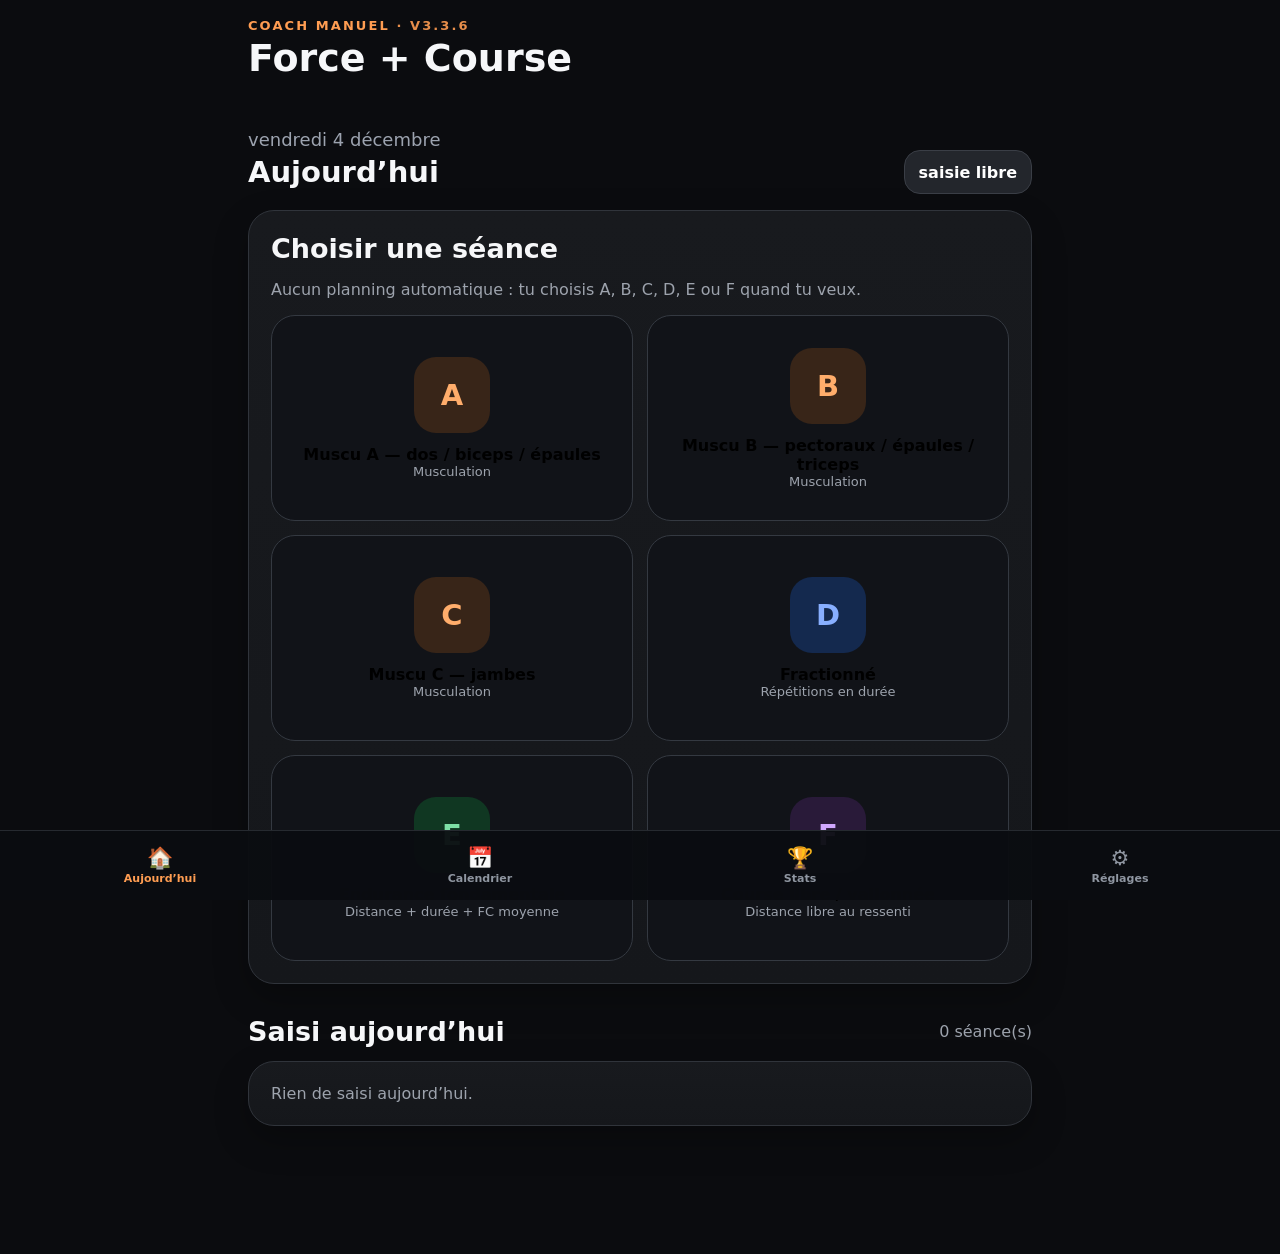
<file: index.html>
<!doctype html>
<html lang="fr">
<head>
<meta charset="utf-8">
<meta name="viewport" content="width=device-width,initial-scale=1,viewport-fit=cover">
<meta name="theme-color" content="#0c0d10">
<meta name="apple-mobile-web-app-capable" content="yes">
<meta name="apple-mobile-web-app-title" content="Force + Course">
<title>Force + Course — V3.3.6</title>
<link rel="manifest" href="./manifest.webmanifest?v=336">
<link rel="icon" href="./icon-192.png">
<style>
:root{
 --bg:#0b0c0f;--panel:#15171b;--panel2:#111318;--line:#30343b;--text:#f6f7f9;--muted:#9da3ad;
 --orange:#ff9d52;--blue:#79a8ff;--green:#66d495;--purple:#c69cff;--red:#ff7f7f;--shadow:0 14px 34px rgba(0,0,0,.26)
}
*{box-sizing:border-box}html,body{margin:0;background:var(--bg);color:var(--text);font-family:system-ui,-apple-system,Segoe UI,Roboto,Arial,sans-serif}
body{padding-bottom:78px}button,input,select,textarea{font:inherit}.app{max-width:820px;margin:auto;padding:18px 18px 32px}
.top{display:flex;align-items:center;justify-content:space-between;gap:12px;margin-bottom:24px}
.eyebrow{font-size:13px;font-weight:900;letter-spacing:.16em;color:var(--orange);text-transform:uppercase}.version{opacity:.9}
h1{font-size:38px;line-height:1;margin:6px 0 0}h2{font-size:27px;margin:0 0 14px}h3{font-size:20px;margin:0 0 8px}
.muted{color:var(--muted)}.small{font-size:13px}.tiny{font-size:11px}.strong{font-weight:850}
.card{background:linear-gradient(180deg,#181a1e,#15171b);border:1px solid var(--line);border-radius:26px;padding:22px;margin-bottom:18px;box-shadow:var(--shadow)}
.row{display:flex;align-items:center;gap:10px}.between{justify-content:space-between}.wrap{flex-wrap:wrap}
.btn{border:1px solid #3a3e46;background:#23262c;color:white;border-radius:16px;padding:11px 14px;font-weight:800;min-height:44px}
.btn.orange{background:#422a19;border-color:#5a3922;color:#ffb77f}.btn.blue{background:#172a4c;border-color:#23477f;color:#9fc1ff}.btn.green{background:#123624;border-color:#1c5d3a;color:#9be7b9}.btn.purple{background:#2c1d3b;border-color:#54346c;color:#d6b7ff}.btn.danger{background:#421d20;border-color:#6f2b31;color:#ffb0b5}.btn.ghost{background:transparent}
.sessgrid{display:grid;grid-template-columns:1fr 1fr;gap:14px}.sessionTile{border:1px solid #343941;background:#111318;border-radius:24px;min-height:206px;padding:22px;display:flex;flex-direction:column;align-items:center;justify-content:center;text-align:center}
@media(max-width:520px){.sessgrid{grid-template-columns:1fr 1fr}.sessionTile{min-height:188px;padding:15px}}
.letter{width:76px;height:76px;border-radius:22px;display:grid;place-items:center;font-size:29px;font-weight:900;margin-bottom:12px}.muscu .letter{background:#382518;color:#ffad6b}.runD .letter{background:#14294e;color:#88afff}.runE .letter{background:#103722;color:#7de0a6}.runF .letter{background:#291a39;color:#d0a7ff}
.todayHeader{margin:52px 0 16px}.dateText{font-size:18px;color:#9ca3af}.todayText{font-size:29px;font-weight:900}
.daySessions{margin-top:14px}.savedSession{border:1px solid #343941;border-radius:18px;background:#111318;padding:15px;margin-bottom:10px}
.bottomNav{position:fixed;left:0;right:0;bottom:0;height:70px;background:#0b0d11f4;border-top:1px solid #262a30;display:grid;grid-template-columns:repeat(4,1fr);z-index:30}
.bottomNav button{border:0;background:none;color:#8f96a1;font-size:11px;font-weight:800}.bottomNav button.active{color:var(--orange)}.ico{display:block;font-size:21px;margin-bottom:2px}
.hidden{display:none!important}
.field{width:100%;border:1px solid #353a43;background:#0d0f13;color:white;border-radius:14px;padding:12px}.fieldrow{display:grid;grid-template-columns:1fr 1fr;gap:10px}.fieldrow3{display:grid;grid-template-columns:1fr 1fr 1fr;gap:8px}@media(max-width:540px){.fieldrow3{grid-template-columns:1fr 1fr}}
.exercise{border:1px solid #343941;background:#101217;border-radius:20px;padding:16px;margin-bottom:13px}.ref{border:1px solid #403529;background:#1a1714;color:#ffd3ad;border-radius:13px;padding:10px;margin:9px 0;font-size:13px}
.setrow{display:grid;grid-template-columns:38px 1fr 1fr 90px;gap:7px;align-items:center;margin:8px 0}.setrow.done{background:#0e2b1c;border-radius:12px;padding:5px}
.timer{display:none;position:fixed;z-index:50;left:50%;bottom:79px;transform:translateX(-50%);width:min(780px,calc(100% - 22px));background:#181b21;border:1px solid #464d58;border-radius:20px;padding:13px 15px;box-shadow:0 16px 45px #000a}.timer.show{display:flex;align-items:center;justify-content:space-between}.timer.inDialog{position:sticky;left:auto;bottom:8px;transform:none;width:100%;margin:14px 0 10px;z-index:5}.timerNum{font-size:28px;font-weight:950}
.calendarHead{display:grid;grid-template-columns:42px 1fr 42px;align-items:center;margin-bottom:12px}.calendarGrid{display:grid;grid-template-columns:repeat(7,1fr);gap:6px}.dow{text-align:center;font-size:11px;color:#8f96a1;padding:5px 0}.calday{min-height:67px;border:1px solid #30343b;border-radius:12px;padding:6px;background:#101217}.calday.other{opacity:.25}.calday.today{border-color:var(--orange)}.num{font-size:12px;font-weight:850}.chips{display:flex;gap:3px;flex-wrap:wrap;margin-top:4px}.chip{font-size:9px;font-weight:900;border-radius:7px;padding:3px 5px}.chip.m{background:#43291a;color:#ffb57c}.chip.r{background:#17305a;color:#9bbcff}
.statgrid{display:grid;grid-template-columns:repeat(3,1fr);gap:9px}.statbox{background:#101217;border:1px solid #30343b;border-radius:18px;padding:15px}.statn{font-size:27px;font-weight:950}.record{padding:12px 0;border-bottom:1px solid #2c3036}.record:last-child{border-bottom:0}
dialog{width:min(620px,calc(100% - 22px));border:1px solid #3b414a;border-radius:23px;background:#121419;color:white;padding:18px}dialog::backdrop{background:#000a}
.notice{border:1px solid #5d4b25;background:#282012;color:#f3cf80;padding:12px;border-radius:15px;font-size:13px}
.tabs{display:flex;gap:8px;overflow:auto;padding-bottom:8px}.tab{white-space:nowrap}
.intervalBox{text-align:center;padding:20px}.bigInterval{font-size:52px;font-weight:950}.phase{font-size:17px;font-weight:850;color:var(--blue)}
</style>
</head>
<body>
<div class="app">
<header class="top">
 <div><div class="eyebrow">Coach manuel <span class="version">· V3.3.6</span></div><h1>Force + Course</h1></div>
 <button class="btn ghost" id="installBtn" hidden>Installer</button>
</header>

<main id="homeView">
 <section class="todayHeader">
   <div class="dateText" id="todayDate"></div>
   <div class="row between"><div class="todayText">Aujourd’hui</div><button class="btn" onclick="openFreeEntry()">saisie libre</button></div>
 </section>
 <section class="card">
   <h2>Choisir une séance</h2>
   <p class="muted">Aucun planning automatique : tu choisis A, B, C, D, E ou F quand tu veux.</p>
   <div class="sessgrid">
    <button class="sessionTile muscu" onclick="openSession('A')"><span class="letter">A</span><span class="strong">Muscu A — dos / biceps / épaules</span><span class="muted small">Musculation</span></button>
    <button class="sessionTile muscu" onclick="openSession('B')"><span class="letter">B</span><span class="strong">Muscu B — pectoraux / épaules / triceps</span><span class="muted small">Musculation</span></button>
    <button class="sessionTile muscu" onclick="openSession('C')"><span class="letter">C</span><span class="strong">Muscu C — jambes</span><span class="muted small">Musculation</span></button>
    <button class="sessionTile runD" onclick="openRun('D')"><span class="letter">D</span><span class="strong">Fractionné</span><span class="muted small">Répétitions en durée</span></button>
    <button class="sessionTile runE" onclick="openRun('E')"><span class="letter">E</span><span class="strong">Endurance fondamentale</span><span class="muted small">Distance + durée + FC moyenne</span></button>
    <button class="sessionTile runF" onclick="openRun('F')"><span class="letter">F</span><span class="strong">Course libre / vallonnée</span><span class="muted small">Distance libre au ressenti</span></button>
   </div>
 </section>
 <section>
   <div class="row between"><h2 style="margin:14px 0">Saisi aujourd’hui</h2><span class="muted" id="todayCount">0 séance(s)</span></div>
   <div id="todaySessions" class="card"><div class="muted">Rien de saisi aujourd’hui.</div></div>
 </section>
</main>

<main id="calendarView" class="hidden">
 <div class="row between" style="margin-bottom:18px"><h2>Calendrier</h2><button class="btn orange" onclick="openDateEntry()">+ Ajouter</button></div>
 <section class="card">
   <div class="calendarHead"><button class="btn ghost" onclick="shiftMonth(-1)">‹</button><h3 id="monthTitle" style="text-align:center;margin:0"></h3><button class="btn ghost" onclick="shiftMonth(1)">›</button></div>
   <div class="calendarGrid" id="calendar"></div>
 </section>
 <section class="card"><h3>Séances du jour sélectionné</h3><div id="selectedDaySessions" class="muted">Choisis une date.</div></section>
</main>

<main id="statsView" class="hidden">
 <h2>Stats & records</h2>
 <div class="statgrid">
  <div class="statbox"><div id="statSessions" class="statn">0</div><div class="muted small">séances</div></div>
  <div class="statbox"><div id="statMuscu" class="statn">0</div><div class="muted small">muscu</div></div>
  <div class="statbox"><div id="statRun" class="statn">0</div><div class="muted small">course</div></div>
 </div>
 <section class="card" style="margin-top:14px"><h3>Records musculation</h3><div id="recordList"></div></section>
 <section class="card"><h3>Niveau actuel</h3><div id="currentLevels"></div></section>
</main>

<main id="settingsView" class="hidden">
 <h2>Réglages</h2>
 <section class="card"><h3>Repos automatique</h3>
   <div class="fieldrow"><label>Gros exercices<select class="field" id="bigRest"><option value="90">1:30</option><option value="120" selected>2:00</option><option value="150">2:30</option><option value="180">3:00</option></select></label><label>Petits exercices<select class="field" id="smallRest"><option value="60">1:00</option><option value="75" selected>1:15</option><option value="90">1:30</option></select></label></div>
 </section>
 <section class="card"><h3>Données locales</h3><p class="muted small">Les données restent sur ce navigateur.</p>
   <div class="row wrap"><button class="btn blue" onclick="exportData()">Exporter JSON</button><label class="btn">Importer JSON<input id="importInput" type="file" accept="application/json" hidden></label><button class="btn orange" onclick="tryLegacyImport(true)">Récupérer anciennes données</button></div>
 </section>
 <section class="card"><h3>Diagnostic</h3><div class="small muted" id="diag"></div></section>
</main>
</div>



<nav class="bottomNav">
 <button id="navHome" class="active" onclick="showView('home')"><span class="ico">🏠</span>Aujourd’hui</button>
 <button id="navCalendar" onclick="showView('calendar')"><span class="ico">📅</span>Calendrier</button>
 <button id="navStats" onclick="showView('stats')"><span class="ico">🏆</span>Stats</button>
 <button id="navSettings" onclick="showView('settings')"><span class="ico">⚙️</span>Réglages</button>
</nav>

<dialog id="sessionDialog">
 <div class="row between"><div><div class="eyebrow" id="sessionCode">A</div><h2 id="sessionTitle"></h2></div><button class="btn ghost" onclick="sessionDialog.close()">✕</button></div>
 <label>Date<input class="field" type="date" id="sessionDate"></label>
 <div id="sessionExercises" style="margin-top:14px"></div>
 <div class="timer inDialog" id="restTimer">
   <div><div class="small muted">RÉCUPÉRATION</div><div class="timerNum" id="restTimerText">02:00</div></div>
   <div class="row"><button class="btn" onclick="addRest(30)">+30 s</button><button class="btn orange" onclick="stopRest()">Stop</button></div>
 </div>
 <button class="btn orange" style="width:100%" onclick="saveMuscuSession()">Enregistrer la séance</button>
</dialog>

<dialog id="runDialog">
 <div class="row between"><div><div class="eyebrow" id="runCode">D</div><h2 id="runTitle"></h2></div><button class="btn ghost" onclick="closeRun()">✕</button></div>
 <label>Date<input class="field" type="date" id="runDate"></label>
 <div id="runFields" style="margin-top:14px"></div>
 <button class="btn blue" style="width:100%;margin-top:14px" onclick="saveRunSession()">Enregistrer la course</button>
</dialog>

<dialog id="dateEntryDialog">
 <div class="row between"><h2>Ajouter une séance</h2><button class="btn ghost" onclick="dateEntryDialog.close()">✕</button></div>
 <label>Date<input class="field" type="date" id="dateEntryDate"></label>
 <div class="sessgrid" style="margin-top:14px">
  <button class="btn orange" onclick="chooseDateSession('A')">A</button><button class="btn orange" onclick="chooseDateSession('B')">B</button><button class="btn orange" onclick="chooseDateSession('C')">C</button>
  <button class="btn blue" onclick="chooseDateSession('D')">D</button><button class="btn green" onclick="chooseDateSession('E')">E</button><button class="btn purple" onclick="chooseDateSession('F')">F</button>
 </div>
</dialog>

<script>
const APP_VERSION='3.3.6';
const DATA_KEY='force-course-v333';
const SETTINGS_KEY='force-course-settings-v333';
const MIGRATION_KEY='force-course-v333-migrated';
const A_REFERENCE_KEY='force-course-A-reference-v333';
const TODAY_AC_KEY='force-course-2026-08-26-A-C-v335';

const MUSCU={
 A:{title:'Muscu A — dos / biceps / épaules', exercises:[
  {name:'Tirage poulie haute',group:'Dos',sets:3,reps:9,weight:60,rest:'big'},
  {name:'Rowing poulie basse',group:'Dos',sets:3,reps:9,weight:70,rest:'big'},
  {name:'Pullover poulie haute',group:'Dos',sets:3,reps:12,weight:20,rest:'small'},
  {name:'Curl haltères assis',group:'Biceps',sets:3,reps:7,weight:17,rest:'small'},
  {name:'Face pull',group:'Épaules',sets:3,reps:12,weight:15,rest:'small'},
  {name:'Élévation latérale poulie',group:'Épaules',sets:3,reps:12,weight:5,rest:'small'},
  {name:'Planche',group:'Tronc',sets:1,reps:45,weight:0,unit:'sec',rest:'small'},
  {name:'Planche latérale',group:'Tronc',sets:2,reps:30,weight:0,unit:'sec',rest:'small'},
  {name:'Dead bug',group:'Tronc',sets:1,reps:10,weight:0,rest:'small'}
 ]},
 B:{title:'Muscu B — pectoraux / épaules / triceps', exercises:[
  {name:'Développé couché barre',group:'Pectoraux',sets:3,reps:8,weight:'',rest:'big'},
  {name:'Développé incliné',group:'Pectoraux',sets:3,reps:8,weight:'',rest:'big'},
  {name:'Écartés poulie',group:'Pectoraux',sets:3,reps:12,weight:'',rest:'small'},
  {name:'Développé-jeté épaules',group:'Épaules',sets:3,reps:6,weight:30,rest:'big'},
  {name:'Élévation latérale poulie',group:'Épaules',sets:3,reps:12,weight:5,rest:'small'},
  {name:'Élévation frontale bras tendus',group:'Épaules',sets:3,reps:12,weight:'',rest:'small'},
  {name:'Extension triceps corde',group:'Triceps',sets:3,reps:12,weight:'',rest:'small'},
  {name:'Extension triceps barre prise neutre',group:'Triceps',sets:3,reps:12,weight:20,rest:'small'},
  {name:'Kick-back triceps haltère D/G',group:'Triceps',sets:3,reps:12,weight:6,rest:'small',note:'12 reps par côté'}
 ]},
 C:{title:'Muscu C — jambes', exercises:[
  {name:'Squat vers banc',group:'Jambes',sets:3,reps:8,weight:58,rest:'big'},
  {name:'Leg extension',group:'Quadriceps',sets:3,reps:12,weight:'',rest:'small'},
  {name:'Soulevé de terre roumain',group:'Ischios / fessiers',sets:3,reps:8,weight:72,rest:'big'},
  {name:'Fentes avant',group:'Jambes',sets:3,reps:8,weight:20,rest:'big',note:'20 kg au total, 8 reps par jambe'},
  {name:'Mollets debout',group:'Mollets',sets:3,reps:20,weight:38,rest:'small'},
 ]}
};

let state=loadState(), activeMuscu=null, activeRun=null, selectedDate=isoToday(), calDate=new Date(), restEnd=0, restId=null, deferredPrompt=null;

function isoToday(){const d=new Date();return `${d.getFullYear()}-${String(d.getMonth()+1).padStart(2,'0')}-${String(d.getDate()).padStart(2,'0')}`}
function loadState(){try{const v=JSON.parse(localStorage.getItem(DATA_KEY));return v&&Array.isArray(v.sessions)?v:{sessions:[]}}catch(e){return{sessions:[]}}}
function saveState(){localStorage.setItem(DATA_KEY,JSON.stringify(state));renderAll()}
function getSettings(){try{return JSON.parse(localStorage.getItem(SETTINGS_KEY))||{big:120,small:75}}catch(e){return{big:120,small:75}}}
function saveSettings(){localStorage.setItem(SETTINGS_KEY,JSON.stringify({big:+bigRest.value,small:+smallRest.value}));updateDiag()}
function fmtDate(s){return new Date(s+'T12:00:00').toLocaleDateString('fr-FR',{weekday:'long',day:'numeric',month:'long'})}
function esc(s){return String(s??'').replace(/[&<>"']/g,c=>({'&':'&amp;','<':'&lt;','>':'&gt;','"':'&quot;',"'":'&#39;'}[c]))}

function normalizeLegacySession(x){
 if(!x||typeof x!=='object')return null;
 const code=String(x.code||x.type||x.sessionType||x.kind||x.name||'').match(/\b([ABCDEF])\b/i)?.[1]?.toUpperCase();
 const date=(x.date||x.day||x.sessionDate||x.createdAt||x.startedAt||'').toString().slice(0,10);
 if(!code||!date)return null;
 if(['A','B','C'].includes(code)){
   const exs=x.exercises||x.exerciseResults||x.items||[];
   return {id:x.id||crypto.randomUUID(),date,code,category:'muscu',exercises:Array.isArray(exs)?exs.map(e=>({
     name:e.name||e.exercise||e.label||'Exercice',
     group:e.group||'',
     unit:e.unit,
     sets:(e.sets||e.entries||e.series||[]).map(s=>({weight:Number(s.weight??s.kg??0)||0,reps:Number(s.reps??s.rep??s.seconds??0)||0,feel:s.feel||s.rpe||''}))
   })):[]};
 }
 return {id:x.id||crypto.randomUUID(),date,code,category:'run',distance:Number(x.distance||x.km||0)||0,duration:Number(x.duration||x.minutes||0)||0,avgHr:Number(x.avgHr||x.hr||x.heartRate||0)||0,notes:x.notes||''};
}
function tryLegacyImport(force=false){
 let imported=0, inspected=0;
 if(!force&&localStorage.getItem(MIGRATION_KEY))return;
 for(let i=0;i<localStorage.length;i++){
   const key=localStorage.key(i); if([DATA_KEY,SETTINGS_KEY,MIGRATION_KEY,A_REFERENCE_KEY].includes(key))continue;
   let raw;try{raw=JSON.parse(localStorage.getItem(key))}catch(e){continue}
   inspected++;
   const arrays=[];
   if(Array.isArray(raw))arrays.push(raw);
   if(raw&&typeof raw==='object'){
     for(const k of ['sessions','workouts','history','entries','calendar'])if(Array.isArray(raw[k]))arrays.push(raw[k]);
   }
   for(const arr of arrays)for(const item of arr){
     const s=normalizeLegacySession(item);if(!s)continue;
     const duplicate=state.sessions.some(z=>z.date===s.date&&z.code===s.code&&JSON.stringify(z.exercises||[])===JSON.stringify(s.exercises||[]));
     if(!duplicate){state.sessions.push(s);imported++}
   }
 }
 localStorage.setItem(MIGRATION_KEY,'1'); if(imported)saveState(); updateDiag();
 if(force)alert(imported?`${imported} ancienne(s) séance(s) récupérée(s).`:`Aucune ancienne séance automatiquement reconnue (${inspected} stockage(s) inspecté(s)).`);
}

function ensureAReference(){
 if(localStorage.getItem(A_REFERENCE_KEY))return;
 const hasA=state.sessions.some(s=>s.code==='A'&&s.category==='muscu'&&s.exercises?.some(e=>e.name==='Tirage poulie haute'));
 if(!hasA){
   state.sessions.push({id:crypto.randomUUID(),date:'2026-08-26',code:'A',category:'muscu',reference:true,exercises:[
    {name:'Tirage poulie haute',group:'Dos',sets:[{weight:60,reps:9},{weight:60,reps:9},{weight:60,reps:9}]},
    {name:'Rowing poulie basse',group:'Dos',sets:[{weight:60,reps:10},{weight:70,reps:9},{weight:70,reps:10}]},
    {name:'Pullover poulie haute',group:'Dos',sets:[{weight:20,reps:12},{weight:20,reps:12},{weight:20,reps:12}]},
    {name:'Curl haltères assis',group:'Biceps',sets:[{weight:17,reps:7},{weight:17,reps:6},{weight:17,reps:7}]},
    {name:'Face pull',group:'Épaules',sets:[{weight:15,reps:12},{weight:15,reps:12},{weight:15,reps:12}]},
    {name:'Élévation latérale poulie',group:'Épaules',sets:[{weight:5,reps:12},{weight:5,reps:12},{weight:5,reps:12}]},
    {name:'Planche',group:'Tronc',unit:'sec',sets:[{weight:0,reps:45}]},
    {name:'Planche latérale',group:'Tronc',unit:'sec',sets:[{weight:0,reps:30},{weight:0,reps:30}]},
    {name:'Dead bug',group:'Tronc',sets:[{weight:0,reps:10}]}
   ]});
   saveState();
 }
 localStorage.setItem(A_REFERENCE_KEY,'1');
}

function previousExercise(name,beforeDate=isoToday()){
 const list=[...state.sessions].filter(s=>s.category==='muscu'&&s.date<=beforeDate).sort((a,b)=>b.date.localeCompare(a.date));
 for(const s of list){const e=s.exercises?.find(e=>e.name===name);if(e&&e.sets?.length)return e}
 return null;
}
function refText(e){if(!e)return 'Aucune référence';return e.sets.map(s=>e.unit==='sec'?`${s.reps}s`:`${s.weight} kg × ${s.reps}`).join(' · ')}

function openSession(code,date=isoToday()){
 activeMuscu={code,date,exercises:MUSCU[code].exercises.map(t=>{
   const p=previousExercise(t.name,date),ps=p?.sets||[];
   return {...t,sets:Array.from({length:t.sets},(_,i)=>({weight:ps[i]?.weight??t.weight,reps:ps[i]?.reps??t.reps,feel:'moyen',done:false}))}
 })};
 sessionCode.textContent=code;sessionTitle.textContent=MUSCU[code].title;sessionDate.value=date;renderSessionExercises();sessionDialog.showModal();
}
function renderSessionExercises(){
 sessionExercises.innerHTML=activeMuscu.exercises.map((e,ei)=>{
  const ref=previousExercise(e.name,activeMuscu.date);
  return `<div class="exercise"><div class="row between"><div><h3>${esc(e.name)}</h3><div class="small muted">${esc(e.group)}</div></div><span class="small muted">${e.rest==='big'?'repos 2 min':'repos 1:15'}</span></div>
   <div class="ref"><b>Réf :</b> ${refText(ref)}</div>
   ${e.sets.map((s,si)=>`<div class="setrow ${s.done?'done':''}"><b>S${si+1}</b><input class="field" type="number" step=".5" value="${s.weight}" ${e.unit==='sec'?'disabled':''} onchange="changeSet(${ei},${si},'weight',this.value)"><input class="field" type="number" value="${s.reps}" onchange="changeSet(${ei},${si},'reps',this.value)"><button class="btn ${s.done?'green':''}" onclick="toggleSet(${ei},${si})">${s.done?'✓ Fait':'Valider'}</button></div>`).join('')}
  </div>`
 }).join('');
}
function changeSet(ei,si,k,v){activeMuscu.exercises[ei].sets[si][k]=Number(v)||0}
function toggleSet(ei,si){const s=activeMuscu.exercises[ei].sets[si];s.done=!s.done;if(s.done){const cfg=getSettings();startRest(activeMuscu.exercises[ei].rest==='big'?cfg.big:cfg.small)}renderSessionExercises()}
function saveMuscuSession(){
 activeMuscu.date=sessionDate.value||isoToday();
 state.sessions.push({id:crypto.randomUUID(),date:activeMuscu.date,code:activeMuscu.code,category:'muscu',exercises:activeMuscu.exercises.map(e=>({name:e.name,group:e.group,unit:e.unit,sets:e.sets.filter(s=>s.done||s.weight||s.reps).map(s=>({weight:Number(s.weight)||0,reps:Number(s.reps)||0,feel:s.feel||''}))}))});
 saveState();sessionDialog.close();
}

function openRun(code,date=isoToday()){
 const existing=state.sessions.some(s=>s.date===date&&s.category==='run');
 if(existing&&!confirm('Une course est déjà enregistrée ce jour. Continuer quand même ?'))return;
 activeRun={code,date};runCode.textContent=code;runDate.value=date;
 if(code==='D'){
  runTitle.textContent='Fractionné';runFields.innerHTML=`<div class="fieldrow3"><label>Répétitions<input class="field" id="runReps" type="number" value="5"></label><label>Effort (min)<input class="field" id="runWork" type="number" step=".5" value="4"></label><label>Repos (min)<input class="field" id="runRecovery" type="number" step=".5" value="2"></label></div><div class="intervalBox"><div class="phase" id="intPhase">Prêt</div><div class="bigInterval" id="intTime">00:00</div><button class="btn blue" onclick="startInterval()">Démarrer fractionné</button></div>`;
 }else if(code==='E'){
  runTitle.textContent='Endurance fondamentale';runFields.innerHTML=`<div class="fieldrow3"><label>Distance km<input class="field" id="runDistance" type="number" step=".01"></label><label>Durée min<input class="field" id="runDuration" type="number" step=".1"></label><label>FC moy<input class="field" id="runHr" type="number"></label></div><label>Notes<textarea class="field" id="runNotes"></textarea></label>`;
 }else{
  runTitle.textContent='Course libre / vallonnée';runFields.innerHTML=`<div class="fieldrow3"><label>Distance km<input class="field" id="runDistance" type="number" step=".01"></label><label>Durée min<input class="field" id="runDuration" type="number" step=".1"></label><label>D+ m<input class="field" id="runElev" type="number"></label></div><label>Ressenti / notes<textarea class="field" id="runNotes"></textarea></label>`;
 }
 runDialog.showModal();
}
let intervalId=null, intervalLeft=0, intervalPhase='work', intervalRep=0;
function startInterval(){
 if(intervalId){clearInterval(intervalId);intervalId=null}
 const reps=Math.max(1,+runReps.value||5),work=Math.max(1,+runWork.value*60||240),rec=Math.max(0,+runRecovery.value*60||120);
 intervalRep=1;intervalPhase='work';intervalLeft=work;intPhase.textContent=`Effort 1/${reps}`;tickInterval();
 intervalId=setInterval(()=>{intervalLeft--;if(intervalLeft<0){if(intervalPhase==='work'&&intervalRep<reps){intervalPhase='rest';intervalLeft=rec;intPhase.textContent=`Repos ${intervalRep}/${reps}`}else if(intervalPhase==='rest'){intervalRep++;intervalPhase='work';intervalLeft=work;intPhase.textContent=`Effort ${intervalRep}/${reps}`}else{clearInterval(intervalId);intervalId=null;intPhase.textContent='Terminé';intervalLeft=0;if(navigator.vibrate)navigator.vibrate([200,100,200])}}tickInterval()},1000);
}
function tickInterval(){intTime.textContent=String(Math.floor(intervalLeft/60)).padStart(2,'0')+':'+String(Math.max(0,Math.floor(intervalLeft%60))).padStart(2,'0')}
function closeRun(){if(intervalId){clearInterval(intervalId);intervalId=null}runDialog.close()}
function saveRunSession(){
 const date=runDate.value||isoToday();if(state.sessions.some(s=>s.date===date&&s.category==='run')){alert('Maximum une séance course par jour.');return}
 let s={id:crypto.randomUUID(),date,code:activeRun.code,category:'run'};
 if(activeRun.code==='D'){s.repetitions=+runReps.value||0;s.workMin=+runWork.value||0;s.recoveryMin=+runRecovery.value||0}
 else{s.distance=+runDistance.value||0;s.duration=+runDuration.value||0;s.notes=runNotes.value||'';if(activeRun.code==='E')s.avgHr=+runHr.value||0;else s.elevation=+runElev.value||0}
 state.sessions.push(s);saveState();closeRun();
}

function openFreeEntry(){dateEntryDate.value=isoToday();dateEntryDialog.showModal()}
function openDateEntry(){dateEntryDate.value=selectedDate||isoToday();dateEntryDialog.showModal()}
function chooseDateSession(code){const d=dateEntryDate.value||isoToday();dateEntryDialog.close();if(['A','B','C'].includes(code))openSession(code,d);else openRun(code,d)}

function showView(v){['home','calendar','stats','settings'].forEach(x=>document.getElementById(x+'View').classList.toggle('hidden',x!==v));['Home','Calendar','Stats','Settings'].forEach(x=>document.getElementById('nav'+x)?.classList.toggle('active',x.toLowerCase()===v));if(v==='calendar')renderCalendar();if(v==='stats')renderStats();if(v==='settings'){const c=getSettings();bigRest.value=c.big;smallRest.value=c.small;updateDiag()}window.scrollTo(0,0)}
function renderToday(){todayDate.textContent=fmtDate(isoToday());const a=state.sessions.filter(s=>s.date===isoToday()).sort((x,y)=>x.code.localeCompare(y.code));todayCount.textContent=`${a.length} séance(s)`;todaySessions.innerHTML=a.length?a.map(renderSaved).join(''):'<div class="muted">Rien de saisi aujourd’hui.</div>'}
function renderSaved(s){return `<div class="savedSession"><div class="row between"><div><b>${s.code} — ${s.category==='muscu'?(MUSCU[s.code]?.title||'Musculation'):'Course'}</b><div class="small muted">${esc(s.date)}</div></div><button class="btn danger" onclick="deleteSession('${s.id}')">Suppr.</button></div>${s.category==='run'?`<div class="small" style="margin-top:6px">${s.distance?`${s.distance} km · `:''}${s.duration?`${s.duration} min · `:''}${s.avgHr?`FC ${s.avgHr}`:''}</div>`:''}</div>`}
function deleteSession(id){if(confirm('Supprimer cette séance ?')){state.sessions=state.sessions.filter(s=>s.id!==id);saveState()}}

function renderCalendar(){
 const y=calDate.getFullYear(),m=calDate.getMonth();monthTitle.textContent=new Date(y,m,1).toLocaleDateString('fr-FR',{month:'long',year:'numeric'});
 let html=['L','M','M','J','V','S','D'].map(x=>`<div class="dow">${x}</div>`).join('');
 let start=(new Date(y,m,1).getDay()+6)%7,days=new Date(y,m+1,0).getDate(),prevDays=new Date(y,m,0).getDate();
 for(let i=0;i<42;i++){
  let day,mm=m,yy=y,other=false;if(i<start){day=prevDays-start+i+1;mm=m-1;other=true}else if(i>=start+days){day=i-start-days+1;mm=m+1;other=true}else day=i-start+1;
  const d=new Date(yy,mm,day),iso=`${d.getFullYear()}-${String(d.getMonth()+1).padStart(2,'0')}-${String(d.getDate()).padStart(2,'0')}`,ss=state.sessions.filter(s=>s.date===iso);
  html+=`<button class="calday ${other?'other':''} ${iso===isoToday()?'today':''}" onclick="selectCalDay('${iso}')"><div class="num">${day}</div><div class="chips">${ss.map(s=>`<span class="chip ${s.category==='muscu'?'m':'r'}">${s.code}</span>`).join('')}</div></button>`;
 }
 calendar.innerHTML=html;selectCalDay(selectedDate,false)
}
function shiftMonth(n){calDate=new Date(calDate.getFullYear(),calDate.getMonth()+n,1);renderCalendar()}
function selectCalDay(d,rerender=false){selectedDate=d;const a=state.sessions.filter(s=>s.date===d);selectedDaySessions.innerHTML=`<div class="strong">${fmtDate(d)}</div><div style="margin-top:10px">${a.length?a.map(renderSaved).join(''):'<div class="muted">Aucune séance.</div>'}</div>`;if(rerender)renderCalendar()}

function renderStats(){
 const all=state.sessions,mus=all.filter(s=>s.category==='muscu'),runs=all.filter(s=>s.category==='run');statSessions.textContent=all.length;statMuscu.textContent=mus.length;statRun.textContent=runs.length;
 const rec={};for(const s of mus)for(const e of s.exercises||[])for(const set of e.sets||[])if(Number(set.weight)>0)rec[e.name]=Math.max(rec[e.name]||0,Number(set.weight));
 recordList.innerHTML=Object.keys(rec).length?Object.entries(rec).sort((a,b)=>b[1]-a[1]).map(([n,k])=>`<div class="record row between"><span>${esc(n)}</span><b>${k} kg</b></div>`).join(''):'<div class="muted">Pas encore de record.</div>';
 const latest={};for(const s of [...mus].sort((a,b)=>b.date.localeCompare(a.date)))for(const e of s.exercises||[])if(!latest[e.name]&&e.sets?.length)latest[e.name]=e;
 currentLevels.innerHTML=Object.keys(latest).length?Object.entries(latest).map(([n,e])=>`<div class="record"><b>${esc(n)}</b><div class="small muted">${refText(e)}</div></div>`).join(''):'<div class="muted">Pas encore de données.</div>';
}

function startRest(sec){stopRest(false);restEnd=Date.now()+sec*1000;restTimer.classList.add('show');tickRest();restId=setInterval(tickRest,250)}
function tickRest(){const l=Math.max(0,Math.ceil((restEnd-Date.now())/1000));restTimerText.textContent=String(Math.floor(l/60)).padStart(2,'0')+':'+String(l%60).padStart(2,'0');if(l<=0){stopRest();if(navigator.vibrate)navigator.vibrate([150,80,150])}}
function addRest(sec){restEnd+=sec*1000;tickRest()}
function stopRest(h=true){if(restId){clearInterval(restId);restId=null}if(h!==false)restTimer.classList.remove('show')}

function exportData(){const p={app:'Force + Course',version:APP_VERSION,exportedAt:new Date().toISOString(),data:state,settings:getSettings()},b=new Blob([JSON.stringify(p,null,2)],{type:'application/json'}),u=URL.createObjectURL(b),a=document.createElement('a');a.href=u;a.download='force-course-'+isoToday()+'.json';a.click();URL.revokeObjectURL(u)}
importInput.addEventListener('change',async e=>{const f=e.target.files[0];if(!f)return;try{const p=JSON.parse(await f.text()),d=p.data||p;if(!Array.isArray(d.sessions))throw 0;if(confirm('Remplacer les données actuelles par cette sauvegarde ?')){state=d;saveState();if(p.settings)localStorage.setItem(SETTINGS_KEY,JSON.stringify(p.settings));alert('Import terminé.')}}catch(e){alert('Fichier invalide.')}e.target.value=''})
bigRest.addEventListener('change',saveSettings);smallRest.addEventListener('change',saveSettings);
function updateDiag(){diag.innerHTML=`Version : <b>${APP_VERSION}</b><br>Clé données : <code>${DATA_KEY}</code><br>Séances : <b>${state.sessions.length}</b><br>Stockages locaux présents : <b>${localStorage.length}</b>`}
function renderAll(){state.sessions.sort((a,b)=>b.date.localeCompare(a.date));renderToday();if(!calendarView.classList.contains('hidden'))renderCalendar();if(!statsView.classList.contains('hidden'))renderStats();updateDiag()}

window.addEventListener('beforeinstallprompt',e=>{e.preventDefault();deferredPrompt=e;installBtn.hidden=false});installBtn.addEventListener('click',async()=>{if(!deferredPrompt)return;deferredPrompt.prompt();await deferredPrompt.userChoice;deferredPrompt=null;installBtn.hidden=true});
if('serviceWorker' in navigator)window.addEventListener('load',()=>navigator.serviceWorker.register('./service-worker.js?v=336',{updateViaCache:'none'}).then(r=>r.update()).catch(()=>{}));


function ensureTodayAandC(){
  if(localStorage.getItem(TODAY_AC_KEY)) return;
  const today='2026-08-26';

  const hasA = state.sessions.some(s=>s.date===today&&s.code==='A'&&s.category==='muscu');
  if(!hasA){
    state.sessions.push({
      id:crypto.randomUUID(),date:today,code:'A',category:'muscu',validated:true,
      exercises:[
        {name:'Tirage poulie haute',group:'Dos',sets:[{weight:60,reps:9},{weight:60,reps:9},{weight:60,reps:9}]},
        {name:'Rowing poulie basse',group:'Dos',sets:[{weight:60,reps:10},{weight:70,reps:9},{weight:70,reps:10}]},
        {name:'Pullover poulie haute',group:'Dos',sets:[{weight:20,reps:12},{weight:20,reps:12},{weight:20,reps:12}]},
        {name:'Curl haltères assis',group:'Biceps',sets:[{weight:17,reps:7},{weight:17,reps:6},{weight:17,reps:7}]},
        {name:'Face pull',group:'Épaules',sets:[{weight:15,reps:12},{weight:15,reps:12},{weight:15,reps:12}]},
        {name:'Élévation latérale poulie',group:'Épaules',sets:[{weight:5,reps:12},{weight:5,reps:12},{weight:5,reps:12}]},
        {name:'Planche',group:'Tronc',unit:'sec',sets:[{weight:0,reps:45}]},
        {name:'Planche latérale',group:'Tronc',unit:'sec',sets:[{weight:0,reps:30},{weight:0,reps:30}]},
        {name:'Dead bug',group:'Tronc',sets:[{weight:0,reps:10}]}
      ]
    });
  }

  const hasC = state.sessions.some(s=>s.date===today&&s.code==='C'&&s.category==='muscu');
  if(!hasC){
    state.sessions.push({
      id:crypto.randomUUID(),date:today,code:'C',category:'muscu',validated:true,
      exercises:[
        {name:'Squat vers banc',group:'Jambes',sets:[
          {weight:58,reps:8},{weight:58,reps:8},{weight:58,reps:8}]},
        {name:'Soulevé de terre roumain',group:'Ischios / fessiers',sets:[
          {weight:72,reps:8},{weight:72,reps:8},{weight:72,reps:8}]},
        {name:'Fentes avant',group:'Jambes',note:'20 kg au total, 8 reps par jambe',sets:[
          {weight:20,reps:8},{weight:20,reps:8},{weight:20,reps:8}]},
        {name:'Mollets debout',group:'Mollets',sets:[
          {weight:38,reps:20},{weight:38,reps:20},{weight:38,reps:20}]}
      ]
    });
  }

  localStorage.setItem(TODAY_AC_KEY,'1');
  saveState();
}

tryLegacyImport(false);ensureAReference();ensureTodayAandC();renderAll();
</script>
</body>
</html>
</file>
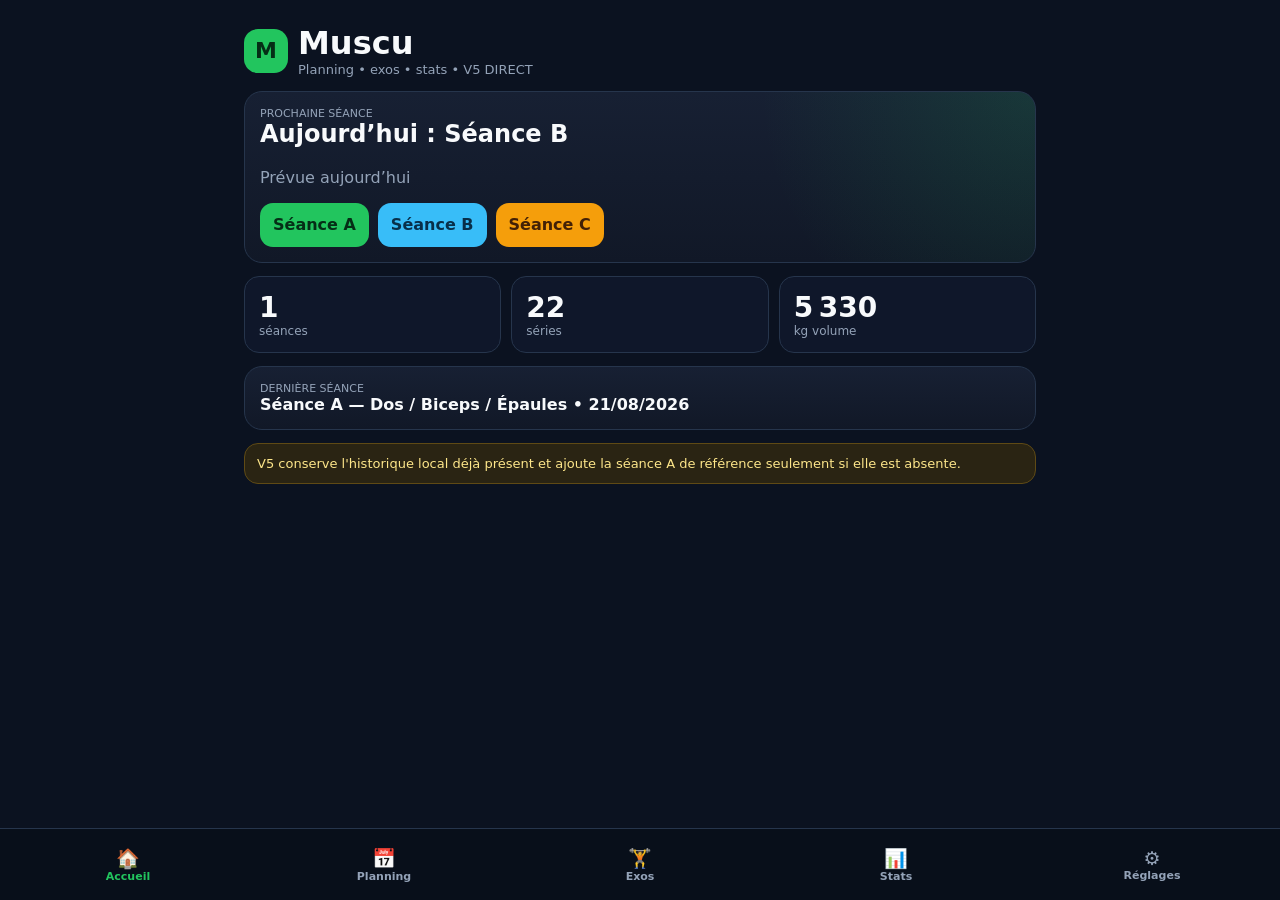
<file: muscu-v5.html>
<!doctype html>
<html lang="fr">
<head>
<meta charset="utf-8">
<meta name="viewport" content="width=device-width,initial-scale=1,viewport-fit=cover">
<meta name="theme-color" content="#0b1220">
<meta name="apple-mobile-web-app-capable" content="yes">
<meta name="apple-mobile-web-app-title" content="Muscu">
<title>Muscu V5 Direct</title>
<link rel="icon" href="./icon-192.png?v=5">
<style>
:root{--bg:#0b1220;--card:#111827;--card2:#172033;--line:#26354c;--text:#f8fafc;--muted:#94a3b8;--green:#22c55e;--blue:#38bdf8;--orange:#f59e0b;--red:#ef4444}
*{box-sizing:border-box}body{margin:0;background:var(--bg);color:var(--text);font-family:system-ui,-apple-system,Segoe UI,Roboto,Arial;padding-bottom:80px}
button,input,select{font:inherit}.app{max-width:820px;margin:auto;padding:14px}.top{display:flex;justify-content:space-between;align-items:center;padding:10px 0 14px;position:sticky;top:0;background:#0b1220f2;z-index:10}
.brand{display:flex;gap:10px;align-items:center}.logo{width:44px;height:44px;border-radius:14px;background:var(--green);color:#052e16;display:grid;place-items:center;font-size:22px;font-weight:900}
h1,h2,h3{margin-top:0}.muted{color:var(--muted)}.small{font-size:13px}.tiny{font-size:11px}
.card,.exercise{background:linear-gradient(180deg,var(--card2),var(--card));border:1px solid var(--line);border-radius:18px;padding:15px;margin-bottom:13px}
.hero{background:radial-gradient(circle at 100% 0,#22c55e25,transparent 34%),linear-gradient(180deg,var(--card2),var(--card))}
.row{display:flex;gap:9px;align-items:center}.between{justify-content:space-between}.wrap{flex-wrap:wrap}
.grid3{display:grid;grid-template-columns:repeat(3,1fr);gap:10px}@media(max-width:600px){.grid3{grid-template-columns:1fr}.setrow{grid-template-columns:38px 1fr 1fr 82px!important}}
.btn{border:0;border-radius:13px;padding:11px 13px;background:#243149;color:white;font-weight:750;min-height:44px}.primary{background:var(--green);color:#052e16}.blue{background:var(--blue);color:#082f49}.orange{background:var(--orange);color:#422006}.danger{background:#431b1d;color:#fecaca}.ghost{background:transparent;border:1px solid var(--line)}
.tag{display:inline-block;padding:5px 9px;border-radius:999px;background:#1f2a44;color:#cbd5e1;font-size:12px;margin:4px 4px 0 0}
.kpi{background:#0f172a;border:1px solid var(--line);border-radius:15px;padding:14px}.kpi .n{font-size:28px;font-weight:900}.kpi .l{font-size:12px;color:var(--muted)}
.setrow{display:grid;grid-template-columns:42px 1fr 1fr 88px;gap:7px;align-items:center;margin-top:8px}.setrow input,.field{width:100%;background:#0b1220;border:1px solid #334155;color:white;border-radius:10px;padding:9px}
.done{background:#12301f!important;border-color:#166534!important}.last{background:#101b2e;border:1px solid #2b3d59;border-radius:12px;padding:9px;margin:10px 0;font-size:13px}
.day{display:grid;grid-template-columns:80px 1fr;gap:10px;align-items:center;padding:10px 0;border-bottom:1px solid var(--line)}.today{color:var(--green);font-weight:900}
.history{padding:12px 0;border-bottom:1px solid var(--line)}.history:last-child{border-bottom:0}.hidden{display:none!important}
.timer{display:none;position:fixed;left:50%;bottom:80px;transform:translateX(-50%);width:min(780px,calc(100% - 24px));background:#0f172a;border:1px solid #334155;border-radius:16px;padding:12px;z-index:30;box-shadow:0 14px 45px #0009}.timer.show{display:flex;align-items:center;justify-content:space-between}.timerTime{font-size:27px;font-weight:900}
nav{position:fixed;bottom:0;left:0;right:0;height:72px;background:#09101bf2;border-top:1px solid var(--line);display:grid;grid-template-columns:repeat(5,1fr);z-index:20}nav button{border:0;background:none;color:var(--muted);font-size:11px;font-weight:700}nav button.active{color:var(--green)}.ico{display:block;font-size:19px}
.notice{background:#2a2413;border:1px solid #5f4a15;color:#fde68a;border-radius:14px;padding:12px;font-size:13px}
</style>
</head>
<body>
<div class="app">
<div class="top">
  <div class="brand"><div class="logo">M</div><div><h1 style="margin:0">Muscu</h1><div class="small muted">Planning • exos • stats • V5 DIRECT</div></div></div>
  <button class="btn ghost" id="installBtn" hidden>Installer</button>
</div>

<main id="homeView">
<section class="card hero">
  <div class="tiny muted">PROCHAINE SÉANCE</div>
  <h2 id="nextTitle">Planning à définir</h2>
  <p id="nextText" class="muted"></p>
  <div class="row wrap">
    <button class="btn primary" onclick="startSession('A')">Séance A</button>
    <button class="btn blue" onclick="startSession('B')">Séance B</button>
    <button class="btn orange" onclick="startSession('C')">Séance C</button>
  </div>
</section>
<div class="grid3">
  <div class="kpi"><div class="n" id="kSessions">0</div><div class="l">séances</div></div>
  <div class="kpi"><div class="n" id="kSets">0</div><div class="l">séries</div></div>
  <div class="kpi"><div class="n" id="kVolume">0</div><div class="l">kg volume</div></div>
</div>
<section class="card" style="margin-top:13px"><div class="tiny muted">DERNIÈRE SÉANCE</div><b id="lastWorkout">Aucune</b></section>
<div class="notice">V5 conserve l'historique local déjà présent et ajoute la séance A de référence seulement si elle est absente.</div>
</main>

<main id="planView" class="hidden">
<h2>Planning</h2><section class="card"><div id="weekPlan"></div></section>
<section class="card"><b>A</b> Dos • Biceps • Épaules<br><b>B</b> Pectoraux • Triceps<br><b>C</b> Jambes • Mollets • Avant-bras</section>
</main>

<main id="workoutView" class="hidden">
<div class="row between wrap"><div><div class="tiny muted">SÉANCE EN COURS</div><h2 id="workoutTitle"></h2></div><button class="btn ghost" onclick="cancelWorkout()">Quitter</button></div>
<div id="exerciseList"></div>
<button class="btn primary" style="width:100%" onclick="finishWorkout()">Terminer et enregistrer</button>
</main>

<main id="exosView" class="hidden">
<h2>Exercices</h2><section class="card"><div id="exosList"></div></section>
</main>

<main id="statsView" class="hidden">
<h2>Stats</h2>
<div class="grid3">
  <div class="kpi"><div class="n" id="sSessions">0</div><div class="l">séances</div></div>
  <div class="kpi"><div class="n" id="sSets">0</div><div class="l">séries</div></div>
  <div class="kpi"><div class="n" id="sVolume">0</div><div class="l">kg volume total</div></div>
</div>
<section class="card" style="margin-top:13px"><h3>Meilleures charges</h3><div id="bestList"></div></section>
<section class="card"><h3>Historique</h3><div id="historyList"></div></section>
</main>

<main id="settingsView" class="hidden">
<h2>Réglages</h2>
<section class="card">
  <h3>Repos automatique</h3>
  <label>Gros exercices <select class="field" id="bigRest"><option value="90">90 s</option><option value="120" selected>120 s</option><option value="150">150 s</option><option value="180">180 s</option></select></label><br><br>
  <label>Petits exercices <select class="field" id="smallRest"><option value="60">60 s</option><option value="75" selected>75 s</option><option value="90">90 s</option></select></label>
</section>
<section class="card">
  <h3>Sauvegarde</h3>
  <div class="row wrap">
    <button class="btn blue" onclick="exportData()">Exporter JSON</button>
    <label class="btn ghost">Importer JSON<input id="importInput" type="file" accept="application/json" hidden></label>
  </div>
</section>
</main>
</div>

<div class="timer" id="timerBar"><div><div class="tiny muted">REPOS</div><div class="timerTime" id="timerText">02:00</div></div><div class="row"><button class="btn ghost" onclick="addTimer(30)">+30 s</button><button class="btn primary" onclick="stopTimer()">Stop</button></div></div>

<nav>
<button id="navHome" class="active" onclick="showView('home')"><span class="ico">🏠</span>Accueil</button>
<button id="navPlan" onclick="showView('plan')"><span class="ico">📅</span>Planning</button>
<button id="navExos" onclick="showView('exos')"><span class="ico">🏋️</span>Exos</button>
<button id="navStats" onclick="showView('stats')"><span class="ico">📊</span>Stats</button>
<button id="navSettings" onclick="showView('settings')"><span class="ico">⚙️</span>Réglages</button>
</nav>

<script>
const DATA_KEY='muscu-data-v1';
const SETTINGS_KEY='muscu-settings-v1';
const PLAN_KEY='muscu-plan-v1';
const MIGRATION_A_KEY='muscu-v5-A-restored';
const DAYS=['Lundi','Mardi','Mercredi','Jeudi','Vendredi','Samedi','Dimanche'];

const templates={
A:{name:'Séance A — Dos / Biceps / Épaules',exercises:[
{name:'Tirage poulie haute',group:'Dos',weight:60,sets:3,reps:9,target:'3 × 8–10',rest:'big'},
{name:'Rowing poulie basse',group:'Dos',weight:70,sets:3,reps:9,target:'3 × 8–10',rest:'big'},
{name:'Pullover poulie haute',group:'Dos',weight:20,sets:3,reps:12,target:'3 × 10–12',rest:'small'},
{name:'Curl haltères assis',group:'Biceps',weight:17,sets:3,reps:7,target:'3 × 6–8',rest:'small'},
{name:'Face pull',group:'Épaules',weight:15,sets:3,reps:12,target:'3 × 12–15',rest:'small'},
{name:'Élévation latérale poulie',group:'Épaules',weight:5,sets:3,reps:12,target:'3 × 12–15',rest:'small'},
{name:'Planche',group:'Gainage',weight:0,sets:1,reps:45,target:'45 s',unit:'sec',rest:'small'},
{name:'Planche latérale',group:'Gainage',weight:0,sets:2,reps:30,target:'30 s / côté',unit:'sec',rest:'small'},
{name:'Dead bug',group:'Gainage',weight:0,sets:1,reps:10,target:'10 / côté',rest:'small'}]},
B:{name:'Séance B — Pectoraux / Triceps',exercises:[
{name:'Développé couché barre',group:'Pectoraux',weight:'',sets:3,reps:8,target:'3 × 8–10',rest:'big'},
{name:'Développé incliné',group:'Pectoraux',weight:'',sets:3,reps:8,target:'3 × 8–10',rest:'big'},
{name:'Écarté poulie ou haltères',group:'Pectoraux',weight:'',sets:3,reps:12,target:'3 × 10–15',rest:'small'},
{name:'Extension triceps corde',group:'Triceps',weight:'',sets:3,reps:12,target:'3 × 10–15',rest:'small'}]},
C:{name:'Séance C — Jambes / Mollets / Avant-bras',exercises:[
{name:'Squat vers banc',group:'Jambes',weight:'',sets:3,reps:8,target:'3 × 8–10',rest:'big'},
{name:'Leg extension',group:'Jambes',weight:'',sets:3,reps:12,target:'3 × 10–15',rest:'small'},
{name:'Hip thrust',group:'Jambes',weight:'',sets:3,reps:10,target:'3 × 10–12',rest:'big'},
{name:'Leg curl',group:'Jambes',weight:'',sets:3,reps:10,target:'3 × 10–12',rest:'small'},
{name:'Mollets debout',group:'Mollets',weight:'',sets:3,reps:12,target:'3 × 12–15',rest:'small'},
{name:'Curl marteau léger',group:'Avant-bras',weight:'',sets:2,reps:10,target:'2 × 10–12',rest:'small'}]}
};

let state=loadData();
let current=null;
let timerId=null,timerEnd=0,deferredPrompt=null;

function loadData(){try{return JSON.parse(localStorage.getItem(DATA_KEY))||{workouts:[]}}catch{return{workouts:[]}}}
function saveData(){localStorage.setItem(DATA_KEY,JSON.stringify(state));refreshHome()}
function getSettings(){try{return JSON.parse(localStorage.getItem(SETTINGS_KEY))||{bigRest:120,smallRest:75}}catch{return{bigRest:120,smallRest:75}}}
function saveSettings(){localStorage.setItem(SETTINGS_KEY,JSON.stringify({bigRest:+bigRest.value,smallRest:+smallRest.value}))}
function getPlan(){try{return JSON.parse(localStorage.getItem(PLAN_KEY))||['rest','A','run','rest','B','run','rest']}catch{return['rest','A','run','rest','B','run','rest']}}
function savePlan(p){localStorage.setItem(PLAN_KEY,JSON.stringify(p));refreshHome()}

function restoreAIfMissing(){
  if(localStorage.getItem(MIGRATION_A_KEY)) return;

  const hasReferenceA = state.workouts.some(w =>
    w && w.key==='A' && Array.isArray(w.exercises) &&
    w.exercises.some(e=>e.name==='Tirage poulie haute') &&
    w.exercises.some(e=>e.name==='Curl haltères assis')
  );

  if(!hasReferenceA){
    state.workouts.push({
      key:'A',
      name:'Séance A — Dos / Biceps / Épaules',
      startedAt:'2026-08-21T18:00:00+02:00',
      finishedAt:'2026-08-21T19:30:00+02:00',
      restored:true,
      exercises:[
        {name:'Tirage poulie haute',group:'Dos',entries:[{weight:60,reps:9,feel:'moyen',done:true},{weight:60,reps:9,feel:'moyen',done:true},{weight:60,reps:9,feel:'moyen',done:true}]},
        {name:'Rowing poulie basse',group:'Dos',entries:[{weight:60,reps:10,feel:'facile',done:true},{weight:70,reps:9,feel:'moyen',done:true},{weight:70,reps:10,feel:'moyen',done:true}]},
        {name:'Pullover poulie haute',group:'Dos',entries:[{weight:20,reps:12,feel:'moyen',done:true},{weight:20,reps:12,feel:'moyen',done:true},{weight:20,reps:12,feel:'moyen',done:true}]},
        {name:'Curl haltères assis',group:'Biceps',entries:[{weight:17,reps:7,feel:'moyen',done:true},{weight:17,reps:6,feel:'moyen',done:true},{weight:17,reps:7,feel:'moyen',done:true}]},
        {name:'Face pull',group:'Épaules',entries:[{weight:15,reps:12,feel:'moyen',done:true},{weight:15,reps:12,feel:'moyen',done:true},{weight:15,reps:12,feel:'moyen',done:true}]},
        {name:'Élévation latérale poulie',group:'Épaules',entries:[{weight:5,reps:12,feel:'moyen',done:true},{weight:5,reps:12,feel:'moyen',done:true},{weight:5,reps:12,feel:'moyen',done:true}]},
        {name:'Planche',group:'Gainage',unit:'sec',entries:[{weight:0,reps:45,feel:'moyen',done:true}]},
        {name:'Planche latérale',group:'Gainage',unit:'sec',entries:[{weight:0,reps:30,feel:'moyen',done:true},{weight:0,reps:30,feel:'moyen',done:true}]},
        {name:'Dead bug',group:'Gainage',entries:[{weight:0,reps:10,feel:'moyen',done:true}]}
      ]
    });
    state.workouts.sort((a,b)=>new Date(b.finishedAt||b.startedAt)-new Date(a.finishedAt||a.startedAt));
    saveData();
  }
  localStorage.setItem(MIGRATION_A_KEY,'1');
}

function showView(name){
  ['home','plan','workout','exos','stats','settings'].forEach(v=>document.getElementById(v+'View').classList.toggle('hidden',v!==name));
  ['Home','Plan','Exos','Stats','Settings'].forEach(v=>{const e=document.getElementById('nav'+v);if(e)e.classList.toggle('active',v.toLowerCase()===name)});
  if(name==='plan')renderPlan();
  if(name==='exos')renderExos();
  if(name==='stats')renderStats();
  if(name==='settings'){const s=getSettings();bigRest.value=s.bigRest;smallRest.value=s.smallRest}
  scrollTo(0,0);
}

function lastExercise(name){
  for(const w of state.workouts){
    const e=(w.exercises||[]).find(x=>x.name===name);
    if(e && (e.entries||[]).some(s=>s.done)) return e;
  }
  return null;
}
function lastText(e){
  if(!e)return 'Aucune référence';
  return e.entries.filter(s=>s.done).map(s=>e.unit==='sec'?`${s.reps}s`:`${s.weight}kg × ${s.reps}`).join(' / ');
}
function entriesFromLast(t){
  const last=lastExercise(t.name);
  const done=last?last.entries.filter(s=>s.done):[];
  return Array.from({length:t.sets},(_,i)=>({
    weight:done[i]&&done[i].weight!==undefined?done[i].weight:t.weight,
    reps:done[i]&&done[i].reps!==undefined?done[i].reps:t.reps,
    feel:'moyen',done:false
  }));
}
function startSession(k){
  current={key:k,name:templates[k].name,startedAt:new Date().toISOString(),exercises:templates[k].exercises.map(t=>({...t,entries:entriesFromLast(t)}))};
  workoutTitle.textContent=current.name;
  renderWorkout();
  showView('workout');
}
function renderWorkout(){
  exerciseList.innerHTML='';
  current.exercises.forEach((e,ei)=>{
    const box=document.createElement('section');box.className='exercise';
    box.innerHTML=`<div class="row between wrap"><div><h3>${e.name}</h3><div class="small muted">${e.group} • ${e.target}</div></div><span class="tag">${e.rest==='big'?'2 min':'1 min 15'}</span></div><div class="last"><b>Dernière fois :</b> ${lastText(lastExercise(e.name))}</div>`;
    e.entries.forEach((s,si)=>{
      const r=document.createElement('div');r.className='setrow';
      r.innerHTML=`<b>S${si+1}</b><input type="number" step=".5" value="${s.weight}" placeholder="kg" ${e.unit==='sec'?'disabled':''} onchange="setValue(${ei},${si},'weight',this.value)"><input type="number" step="1" value="${s.reps}" onchange="setValue(${ei},${si},'reps',this.value)"><button class="btn" onclick="toggleSet(${ei},${si},this)">Valider</button>`;
      box.appendChild(r);
    });
    exerciseList.appendChild(box);
  });
}
function setValue(ei,si,k,v){current.exercises[ei].entries[si][k]=v===''?'':Number(v)}
function toggleSet(ei,si,btn){
  const s=current.exercises[ei].entries[si];s.done=!s.done;
  btn.textContent=s.done?'✓ Fait':'Valider';btn.classList.toggle('primary',s.done);btn.parentElement.classList.toggle('done',s.done);
  if(s.done){const cfg=getSettings();startTimer(current.exercises[ei].rest==='big'?cfg.bigRest:cfg.smallRest)}
}
function startTimer(sec){stopTimer(false);timerEnd=Date.now()+sec*1000;timerBar.classList.add('show');tick();timerId=setInterval(tick,250)}
function tick(){const l=Math.max(0,Math.ceil((timerEnd-Date.now())/1000));timerText.textContent=String(Math.floor(l/60)).padStart(2,'0')+':'+String(l%60).padStart(2,'0');if(l<=0){stopTimer();if(navigator.vibrate)navigator.vibrate([150,70,150])}}
function addTimer(s){timerEnd+=s*1000;tick()}
function stopTimer(h=true){if(timerId){clearInterval(timerId);timerId=null}if(h!==false)timerBar.classList.remove('show')}
function finishWorkout(){
  if(!current.exercises.some(e=>e.entries.some(s=>s.done))&&!confirm('Enregistrer sans série validée ?'))return;
  current.finishedAt=new Date().toISOString();state.workouts.unshift(JSON.parse(JSON.stringify(current)));saveData();current=null;stopTimer();showView('home');
}
function cancelWorkout(){if(confirm('Quitter sans enregistrer ?')){current=null;stopTimer();showView('home')}}

function renderPlan(){
  const p=getPlan(),today=(new Date().getDay()+6)%7;
  weekPlan.innerHTML=DAYS.map((d,i)=>`<div class="day"><div class="${i===today?'today':''}">${d}${i===today?'<div class="tiny">Aujourd’hui</div>':''}</div><select class="field" onchange="changePlan(${i},this.value)"><option value="rest" ${p[i]==='rest'?'selected':''}>Repos</option><option value="run" ${p[i]==='run'?'selected':''}>Course</option><option value="A" ${p[i]==='A'?'selected':''}>Séance A</option><option value="B" ${p[i]==='B'?'selected':''}>Séance B</option><option value="C" ${p[i]==='C'?'selected':''}>Séance C</option></select></div>`).join('');
}
function changePlan(i,v){const p=getPlan();p[i]=v;savePlan(p);renderPlan()}

function allExerciseNames(){
  const m=new Map();
  Object.values(templates).forEach(t=>t.exercises.forEach(e=>m.set(e.name,{name:e.name,group:e.group,target:e.target})));
  state.workouts.forEach(w=>(w.exercises||[]).forEach(e=>{if(!m.has(e.name))m.set(e.name,{name:e.name,group:e.group||'',target:''})}));
  return [...m.values()];
}
function renderExos(){
  exosList.innerHTML=allExerciseNames().map(e=>{
    const last=lastExercise(e.name);
    const best=bestWeight(e.name);
    return `<div class="history"><div class="row between wrap"><div><b>${e.name}</b><div class="small muted">${e.group||''} ${e.target?'• '+e.target:''}</div><div class="small">Dernière : ${lastText(last)}</div></div><div><div class="tiny muted">Max enregistré</div><b>${best?best+' kg':'—'}</b></div></div></div>`;
  }).join('');
}
function bestWeight(name){
  let best=0;state.workouts.forEach(w=>(w.exercises||[]).filter(e=>e.name===name).forEach(e=>(e.entries||[]).filter(s=>s.done).forEach(s=>best=Math.max(best,Number(s.weight)||0))));
  return best;
}
function calcStats(){
  let sets=0,vol=0;
  state.workouts.forEach(w=>(w.exercises||[]).forEach(e=>(e.entries||[]).filter(s=>s.done).forEach(s=>{sets++;if(e.unit!=='sec')vol+=(Number(s.weight)||0)*(Number(s.reps)||0)})));
  return{sets,vol:Math.round(vol)};
}
function refreshHome(){
  const s=calcStats();kSessions.textContent=state.workouts.length;kSets.textContent=s.sets;kVolume.textContent=s.vol.toLocaleString('fr-FR');
  const w=state.workouts[0];lastWorkout.textContent=w?w.name+' • '+new Date(w.finishedAt||w.startedAt).toLocaleDateString('fr-FR'):'Aucune';
  const p=getPlan(),today=(new Date().getDay()+6)%7;let f=null;
  for(let x=0;x<7;x++){let i=(today+x)%7;if(['A','B','C'].includes(p[i])){f={x,i,k:p[i]};break}}
  if(f){nextTitle.textContent=(f.x===0?'Aujourd’hui : ':'')+'Séance '+f.k;nextText.textContent=f.x===0?'Prévue aujourd’hui':'Prévue '+DAYS[f.i].toLowerCase()}
  else{nextTitle.textContent='Aucune séance planifiée';nextText.textContent='Va dans Planning.'}
}
function renderStats(){
  const s=calcStats();sSessions.textContent=state.workouts.length;sSets.textContent=s.sets;sVolume.textContent=s.vol.toLocaleString('fr-FR');
  const names=allExerciseNames().map(e=>e.name),best=names.map(n=>[n,bestWeight(n)]).filter(x=>x[1]>0).sort((a,b)=>b[1]-a[1]);
  bestList.innerHTML=best.length?best.map(([n,k])=>`<div class="history"><div class="row between"><b>${n}</b><b>${k} kg</b></div></div>`).join(''):'<div class="muted">Aucune donnée.</div>';
  historyList.innerHTML=state.workouts.length?state.workouts.map(w=>`<div class="history"><div class="row between"><b>${w.name}</b><span class="small muted">${new Date(w.finishedAt||w.startedAt).toLocaleDateString('fr-FR')}</span></div>${(w.exercises||[]).map(e=>{const ss=(e.entries||[]).filter(s=>s.done);return ss.length?`<div class="small" style="margin-top:5px"><b>${e.name}</b> : ${ss.map(s=>e.unit==='sec'?s.reps+'s':s.weight+'kg×'+s.reps).join(' / ')}</div>`:''}).join('')}</div>`).join(''):'<div class="muted">Aucune séance.</div>';
}
function exportData(){
  const payload={version:5,exportedAt:new Date().toISOString(),data:state,settings:getSettings(),plan:getPlan()};
  const b=new Blob([JSON.stringify(payload,null,2)],{type:'application/json'}),u=URL.createObjectURL(b),a=document.createElement('a');
  a.href=u;a.download='muscu-sauvegarde-'+new Date().toISOString().slice(0,10)+'.json';a.click();URL.revokeObjectURL(u);
}
importInput.addEventListener('change',async e=>{
  const f=e.target.files[0];if(!f)return;
  try{const p=JSON.parse(await f.text()),d=p.data||p;if(!Array.isArray(d.workouts))throw 0;if(confirm('Remplacer les données locales par cette sauvegarde ?')){state=d;saveData();if(p.settings)localStorage.setItem(SETTINGS_KEY,JSON.stringify(p.settings));if(p.plan)localStorage.setItem(PLAN_KEY,JSON.stringify(p.plan));alert('Import terminé')}}
  catch{alert('Fichier invalide')}e.target.value='';
});
bigRest.addEventListener('change',saveSettings);smallRest.addEventListener('change',saveSettings);

window.addEventListener('beforeinstallprompt',e=>{e.preventDefault();deferredPrompt=e;installBtn.hidden=false});
installBtn.addEventListener('click',async()=>{if(!deferredPrompt)return;deferredPrompt.prompt();await deferredPrompt.userChoice;deferredPrompt=null;installBtn.hidden=true});

/* Test direct : aucun service worker enregistré par cette page. */

restoreAIfMissing();
refreshHome();
</script>
</body>
</html>
</file>
